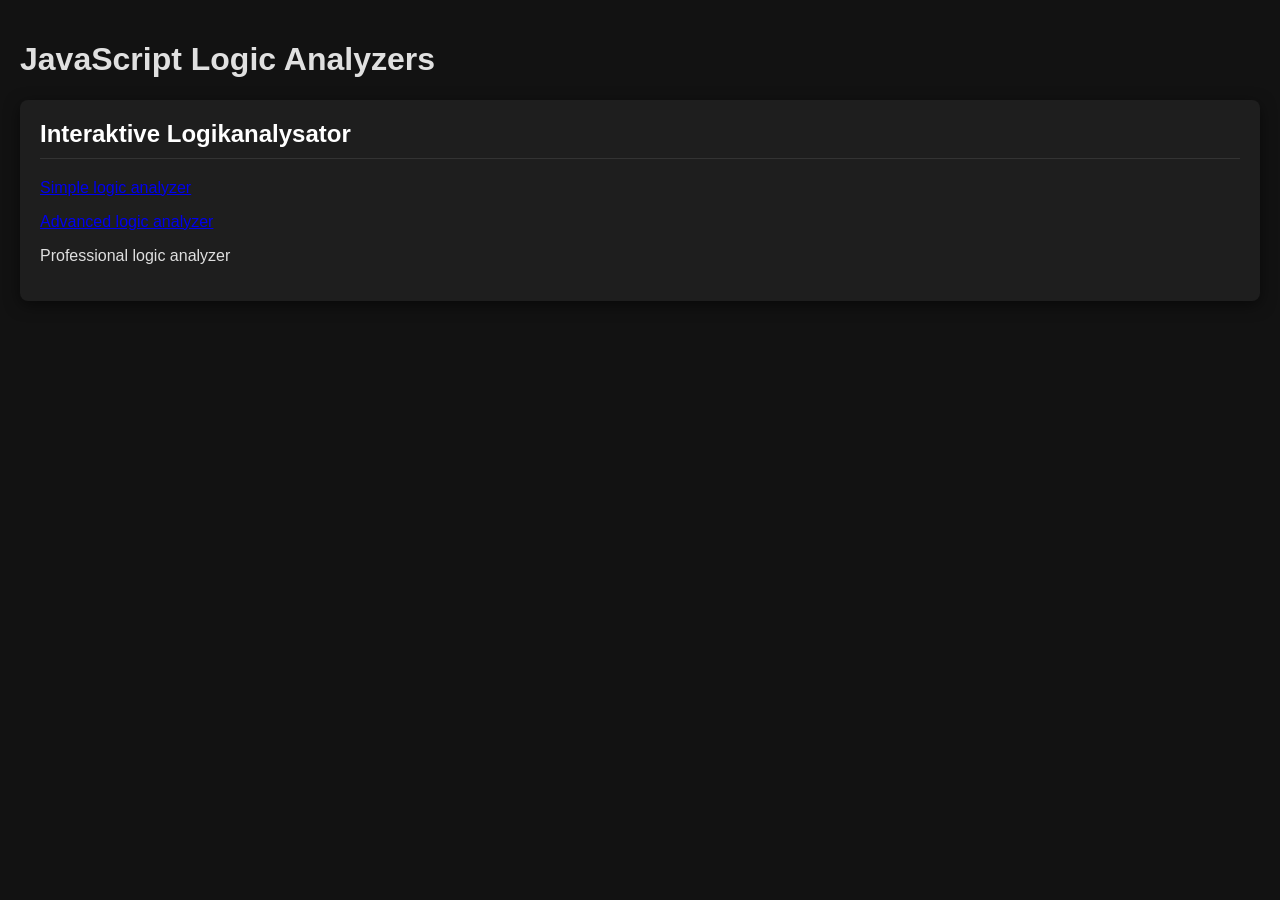
<file: src/main/index.html>
<!DOCTYPE html>
<html lang="de">

<head>
    <meta charset="UTF-8">
    <meta name="viewport" content="width=device-width, initial-scale=1.0">
    <title>JS Logic Analyzer :: Dashboard</title>

    <link href="./css/analyzer.css" rel="stylesheet">
    </link>

    <!-- Favicons -->
    <link href="./img/favicon-96x96.png" rel="icon" type="image/png" sizes="96x96" />
    <link href="./img/favicon-32x32.png" rel="icon" type="image/png" sizes="32x32" />
    <link href="./img/favicon-16x16.png" rel="icon" type="image/png" sizes="16x16" />
</head>

<body>
    <h1>JavaScript Logic Analyzers</h1>
    <div class="container">
        <h2>Interaktive Logikanalysator</h2>
        <p><a href="./simple.html">Simple logic analyzer</a></p>
        <p><a href="./advanced.html">Advanced logic analyzer</a></p>
        <p>Professional logic analyzer</p>
    </div>
</body>

</html>
</file>
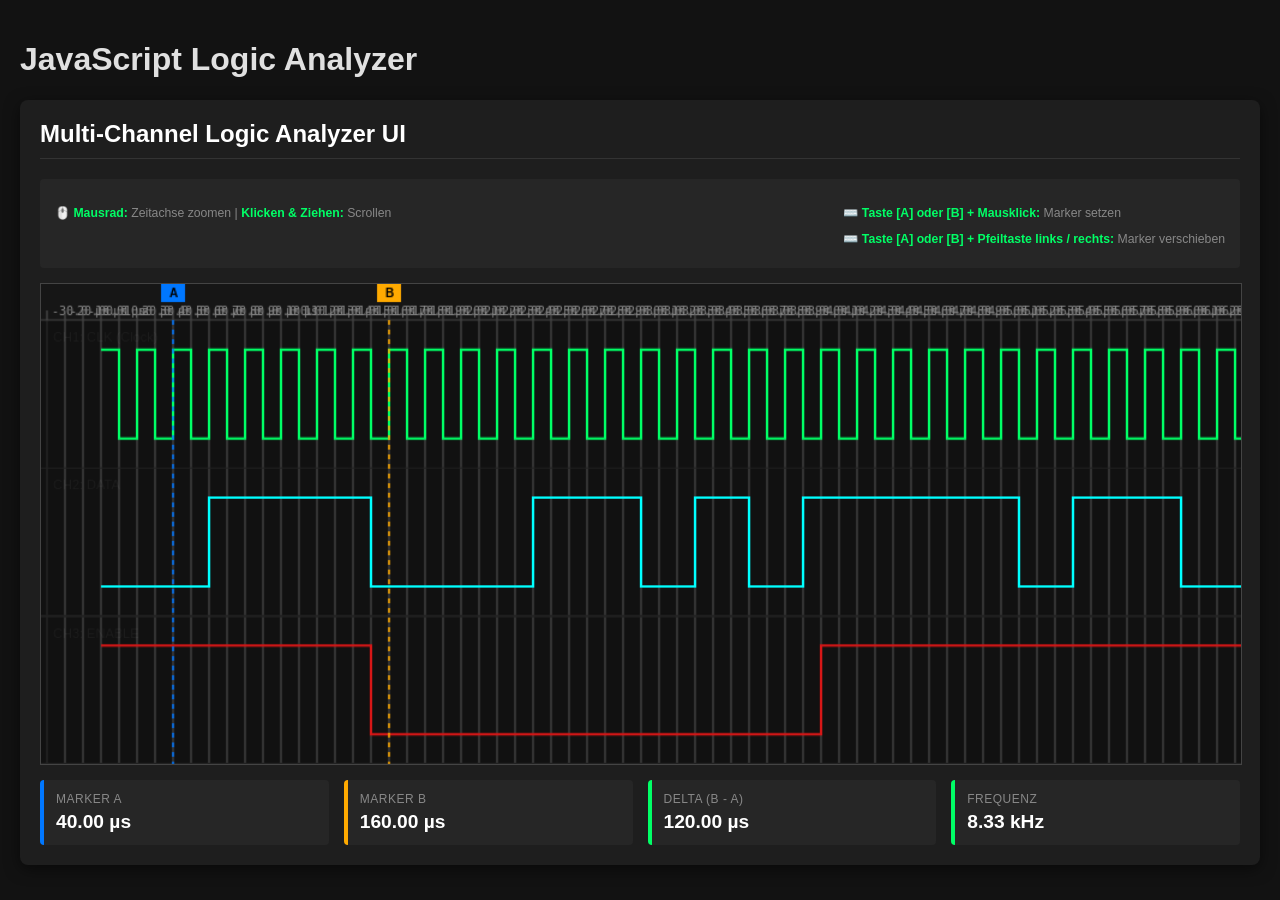
<file: src/main/advanced.html>
<!DOCTYPE html>
<html lang="de">

<head>
    <meta charset="UTF-8">
    <meta name="viewport" content="width=device-width, initial-scale=1.0">
    <title>JS Logic Analyzer :: Dashboard</title>

    <link href="./css/analyzer.css" rel="stylesheet">
    </link>

    <!-- Favicons -->
    <link href="./img/favicon-96x96.png" rel="icon" type="image/png" sizes="96x96" />
    <link href="./img/favicon-32x32.png" rel="icon" type="image/png" sizes="32x32" />
    <link href="./img/favicon-16x16.png" rel="icon" type="image/png" sizes="16x16" />
</head>

<body>
    <h1>JavaScript Logic Analyzer</h1>
    <div class="container">
        <h2>Multi-Channel Logic Analyzer UI</h2>
        <div class="controls-info">
            <div class="info">
                <p>🖱️ <span class="shortcut">Mausrad:</span> Zeitachse zoomen | <span class="shortcut">Klicken & Ziehen:</span> Scrollen</p>
            </div>
            <div class="info">
                <p>⌨️ <span class="shortcut">Taste [A] oder [B] + Mausklick:</span> Marker setzen</p>
                <p>⌨️ <span class="shortcut">Taste [A] oder [B] + Pfeiltaste links / rechts:</span> Marker verschieben
                </p>
            </div>
        </div>

        <!-- Canvas mit fester Auflösung für scharfe Renderings -->
        <canvas id="analyzerCanvas" width="1000" height="400"></canvas>

        <div class="measurements">
            <div class="meas-box active-a">
                <div>Marker A</div>
                <div id="valA">--</div>
            </div>
            <div class="meas-box active-b">
                <div>Marker B</div>
                <div id="valB">--</div>
            </div>
            <div class="meas-box active-delta">
                <div>Delta (B - A)</div>
                <div id="valDelta">--</div>
            </div>
            <div class="meas-box active-delta">
                <div>Frequenz</div>
                <div id="valFreq">--</div>
            </div>
        </div>
    </div>

    <script src="./js/advanced.js" type="module"></script>
</body>

</html>
</file>
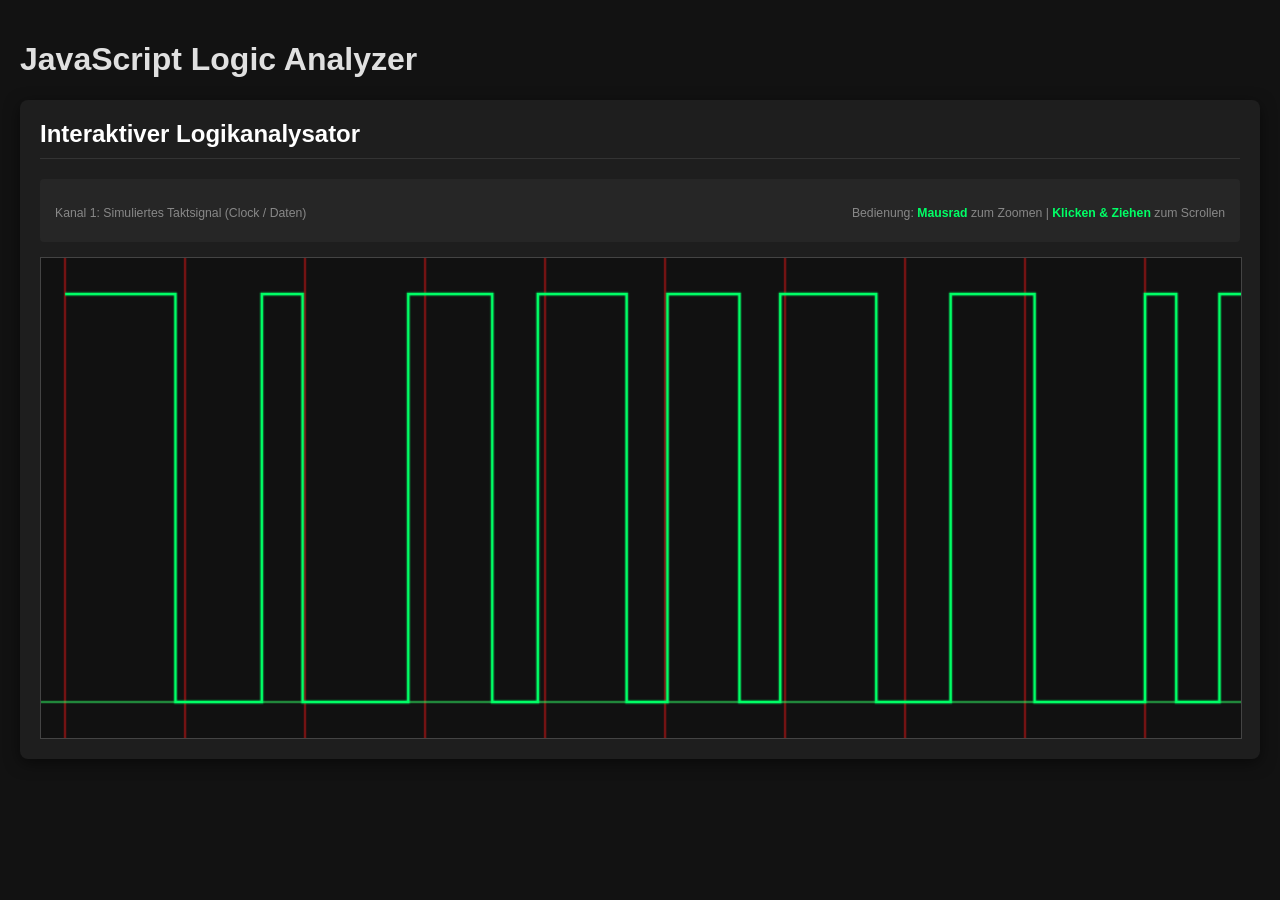
<file: src/main/simple.html>
<!DOCTYPE html>
<html lang="de">

<head>
    <meta charset="UTF-8">
    <meta name="viewport" content="width=device-width, initial-scale=1.0">
    <title>JS Logic Analyzer :: Dashboard</title>

    <link href="./css/analyzer.css" rel="stylesheet">
    </link>

    <!-- Favicons -->
    <link href="./img/favicon-96x96.png" rel="icon" type="image/png" sizes="96x96" />
    <link href="./img/favicon-32x32.png" rel="icon" type="image/png" sizes="32x32" />
    <link href="./img/favicon-16x16.png" rel="icon" type="image/png" sizes="16x16" />
</head>

<body>
    <h1>JavaScript Logic Analyzer</h1>
    <div class="container">
        <h2>Interaktiver Logikanalysator</h2>
        <div class="controls-info">
            <div class="info"><p>Kanal 1: Simuliertes Taktsignal (Clock / Daten)</p></div>
            <div class="info"><p>Bedienung: <span class="shortcut">Mausrad</span> zum Zoomen | <span class="shortcut">Klicken & Ziehen</span> zum Scrollen</p></div>
        </div>
        
        <canvas id="analyzerCanvas" width="1000" height="400"></canvas>
    </div>

    <script src="./js/simple.js" type="module"></script>
</body>

</html>
</file>
<file: src/main/css/analyzer.css>
body {
    background: #121212;
    color: #e0e0e0;
    font-family: 'Segoe UI', Tahoma, Geneva, Verdana, sans-serif;
    padding: 20px;
    user-select: none;
    margin: 0;
}

h1 {
    
}

h2 {
    margin-top: 0;
    color: #ffffff;
    border-bottom: 1px solid #333;
    padding-bottom: 10px;
}

canvas {
    background: #111;
    border: 1px solid #444;
    display: block;
    margin-top: 10px;
    width: 100%;
    cursor: grab;
}

canvas:active {
    cursor: grabbing;
}

.controls-info {
    display: flex;
    justify-content: space-between;
    background: #262626;
    padding: 10px 15px;
    border-radius: 4px;
    margin-bottom: 15px;
    font-size: 0.85em;
    color: #b0b0b0;
}

.controls {
    margin-bottom: 10px;
}

.info {
    color: #888;
    font-size: 0.9em;
    margin-top: 5px;
}

.container {
    max-width: 1200px;
    margin: 0 auto;
    background: #1e1e1e;
    padding: 20px;
    border-radius: 8px;
    box-shadow: 0 4px 15px rgba(0, 0, 0, 0.5);
}

.shortcut {
    color: #00ff66;
    font-weight: bold;
}

.measurements {
    display: grid;
    grid-template-columns: repeat(auto-fit, minmax(180px, 1fr));
    gap: 15px;
    margin-top: 15px;
}

.meas-box {
    background: #262626;
    padding: 12px;
    border-radius: 4px;
    border-left: 4px solid #333;
}

.meas-box.active-a {
    border-left-color: #0077ff;
}

.meas-box.active-b {
    border-left-color: #ffaa00;
}

.meas-box.active-delta {
    border-left-color: #00ff66;
}

.meas-box div:first-child {
    font-size: 0.75em;
    text-transform: uppercase;
    color: #888;
    letter-spacing: 0.5px;
}

.meas-box div:last-child {
    font-size: 1.2em;
    font-weight: bold;
    color: #fff;
    margin-top: 5px;
}
</file>
